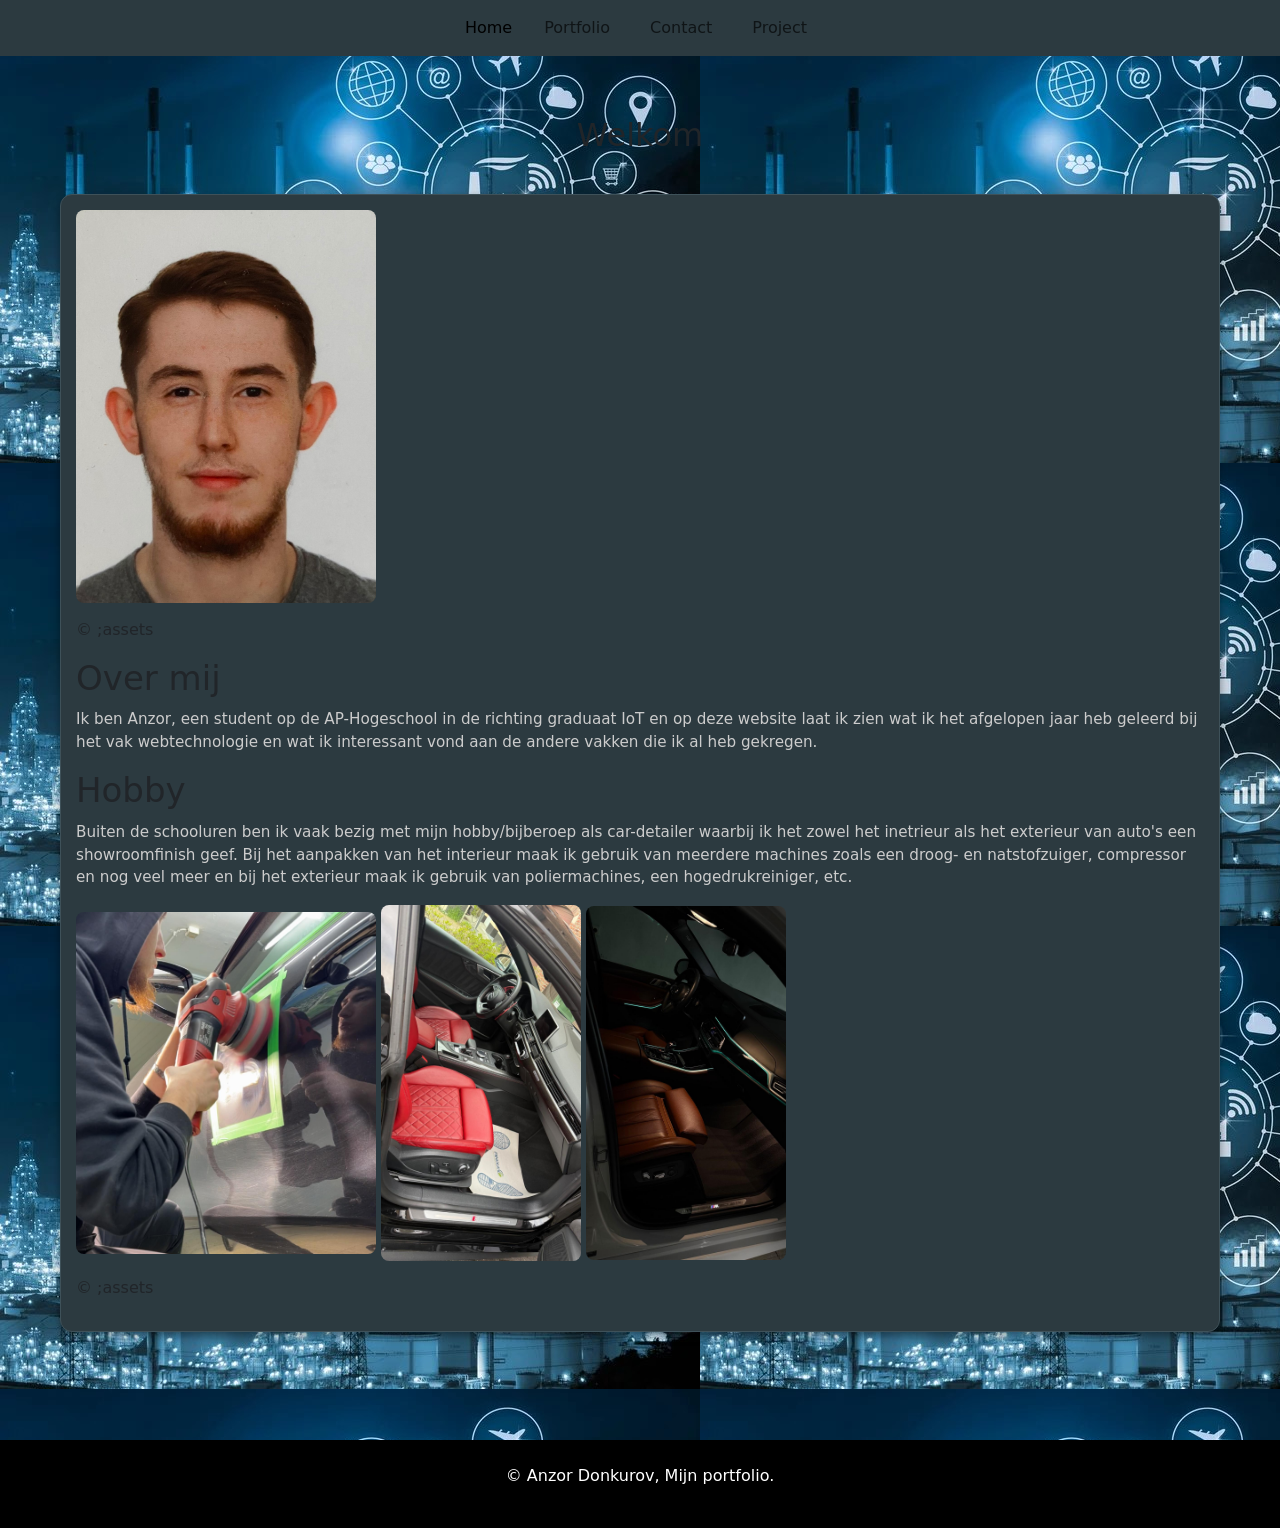
<file: index.html>
<!DOCTYPE html>
<html lang="nl-BE">
<head>
    <meta charset="UTF-8">
    <title>Portfolio Anzor Donkurov</title>
    <link rel="stylesheet" href="./CSS/style.css">
    <link href="https://cdn.jsdelivr.net/npm/bootstrap@5.3.3/dist/css/bootstrap.min.css" rel="stylesheet">
 
</head>
<body>

<!--Navigatie-->
<header>
<nav class="navbar navbar-expand-lg navbar-grey">
        <div class="container-fluid">
            <button class="navbar-toggler" type="button" data-bs-target="|navbarNav">
                <span class="navbar-toggler-icon"></span>
            </button>

            <div class="collapse navbar-collapse" id="navbarNav">
                <ul class="navbar-nav mx-auto mb-2 mb-lg-0">
                    <li class="nav-item mx-1">
                        <a class="nav-link active" aria-current="page" href="./index.html">Home</a>
                    </li>
                    <li class="nav-item mx-1">
                        <a class="nav-link px-3" href="./portfolio.html">Portfolio</a>
                    </li>
                    <li class="nav-item mx-1">
                        <a class="nav-link px-3" href="./contact.html">Contact</a>
                    </li>
                    <li class="nav-item mx-1">
                        <a class="nav-link px-3" href="./project.html">Project</a>
                    </li>

                </ul>
            </div>

        </div>

    </nav>
</header>

<!--Inhoud-->
<main>
    <section class="project-section">
        <header>
            <h2 id="home-title" class="tekst">Welkom</h2>
        </header>
        <article class="project-card">
            <figure>
                <img src="./assets/images/professionele foto.jpg" alt="Anzor foto" style="width:300px; height:auto;">
                <figcaption>&copy ;assets</figcaption>
            </figure>

            <h3 class="tekst">Over mij</h3>
            <p>Ik ben Anzor, een student op de AP-Hogeschool in de richting graduaat IoT en op deze website laat ik zien wat ik het afgelopen jaar heb geleerd bij het vak webtechnologie en wat ik interessant vond aan de andere vakken die ik al heb gekregen.</p>
            <h3 class="tekst">Hobby</h3>
            <p>Buiten de schooluren ben ik vaak bezig met mijn hobby/bijberoep als car-detailer waarbij ik het zowel het inetrieur als het exterieur van auto's een showroomfinish geef. Bij het aanpakken van het interieur maak ik gebruik van meerdere machines zoals een droog- en natstofzuiger, compressor en nog veel meer en bij het exterieur maak ik gebruik van poliermachines, een hogedrukreiniger, etc.</p>
            <figure>
                <img src="./assets/images/WhatsApp Image.jpeg" alt="Foto tijdens het polieren" style="width:300px; height:auto;">
                <img src="./assets/images/WhatsApp Image2.jpeg" alt="Foto van afgewerkt interieur" style="width:200px; height:auto;">
                <img src="assets/images/WhatsApp Image5.jpeg" alt="Foto van afgewerkt interieur" style="width:200px; height:auto;">
                <figcaption>&copy ;assets</figcaption>
            </figure>
        </article>
    </section>
</main>
<footer class="bg-black py-4 mt-5">
  <div class="container text-center">
    <p>&copy; <span id="year"></span>Anzor Donkurov, Mijn portfolio.</p>
  </div>
</footer>
<script src="https://cdn.jsdelivr.net/npm/bootstrap@5.3.3/dist/js/bootstrap.bundle.min.js"></script>
</body>
</html>
</file>
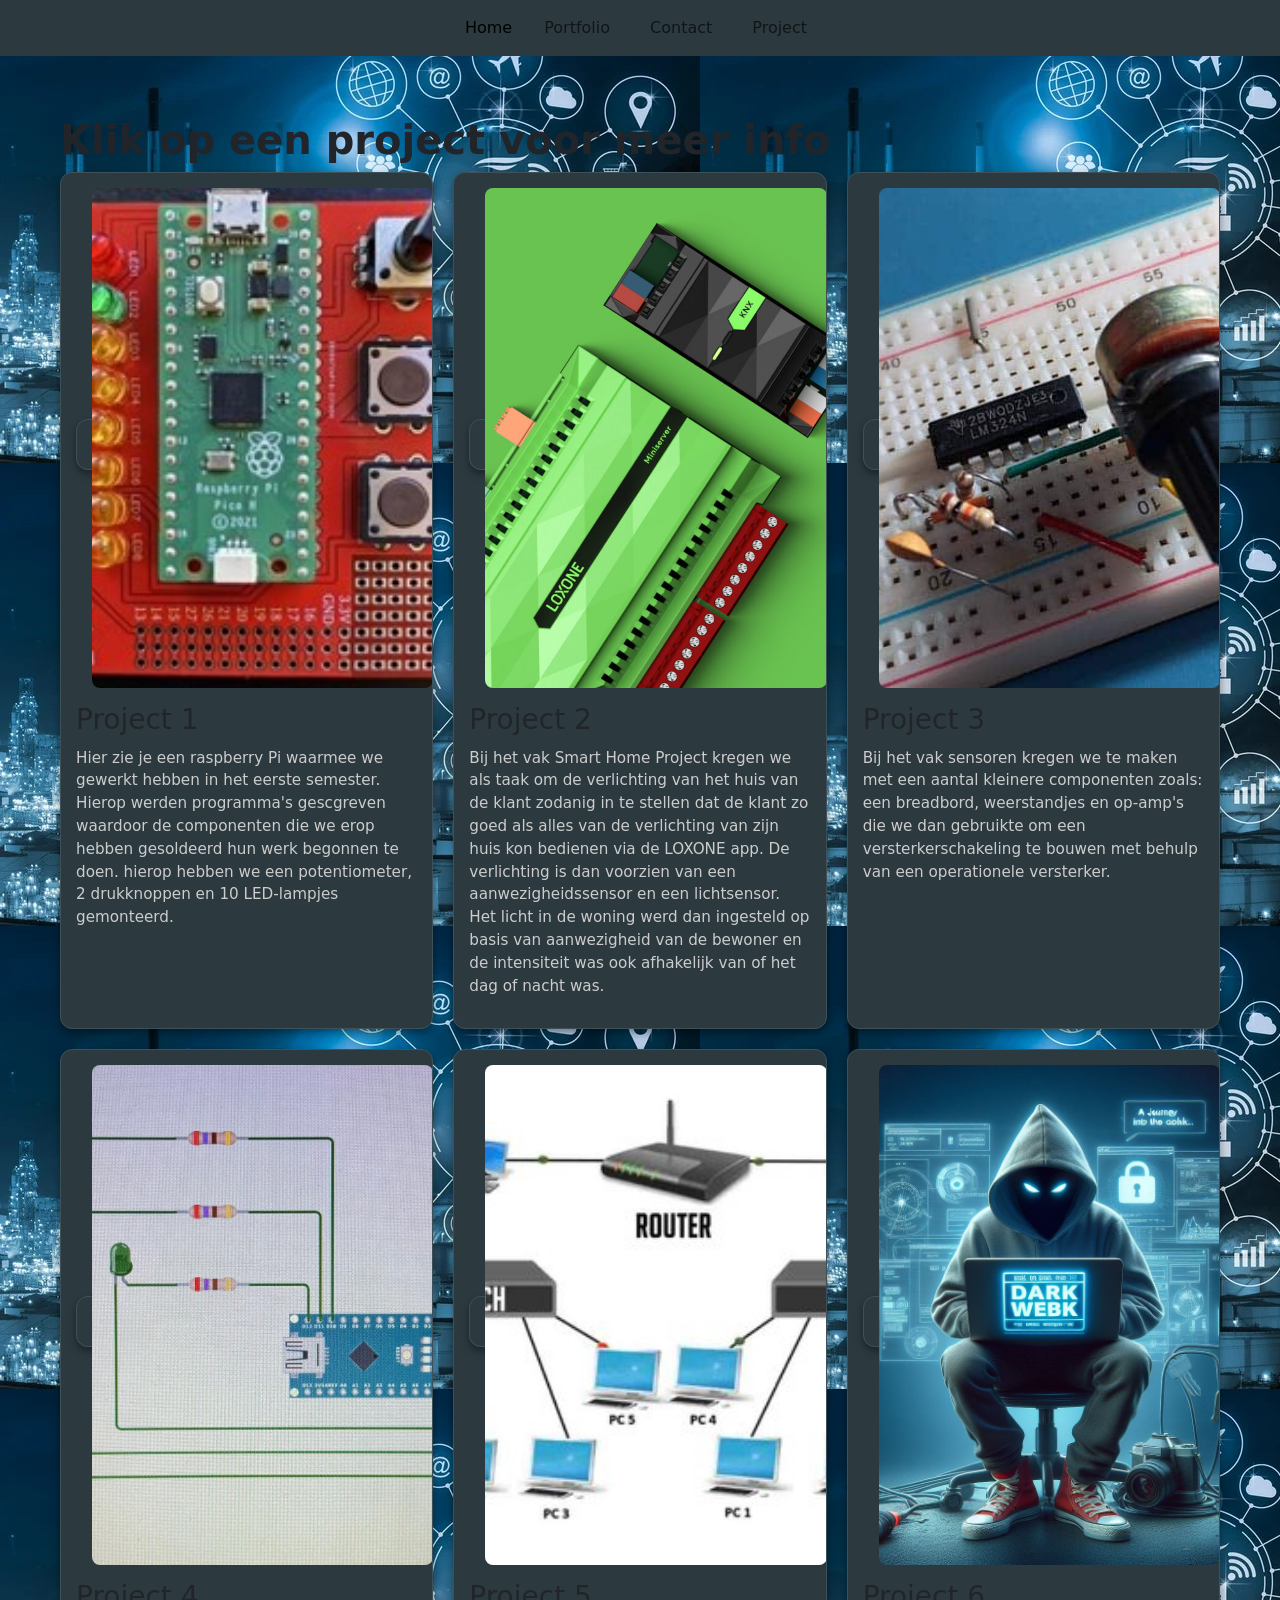
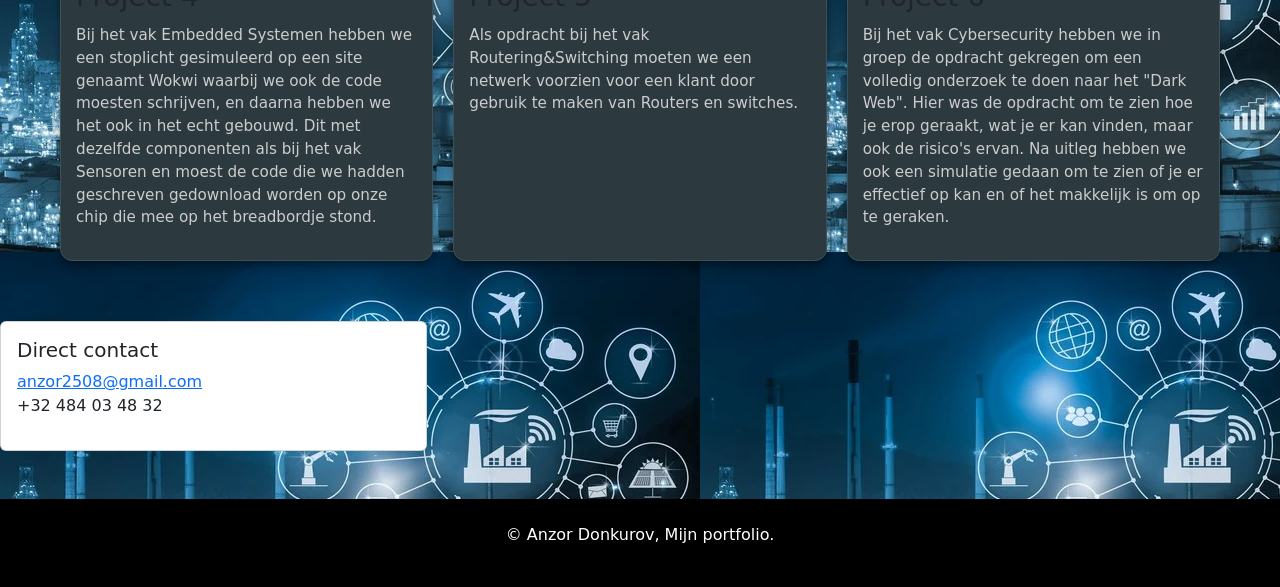
<file: portfolio.html>
<!DOCTYPE html>
<html lang="nl-BE">
<head>
  <meta charset="UTF-8">
  <title>Portfolio Anzor Donkurov</title>
  <link rel="stylesheet" href="./CSS/style.css">
  <link href="https://cdn.jsdelivr.net/npm/bootstrap@5.3.3/dist/css/bootstrap.min.css" rel="stylesheet">
</head>
<body>

<!--Navigatie-->
<header>
<nav class="navbar navbar-expand-lg navbar-grey">
        <div class="container-fluid">
            <button class="navbar-toggler" type="button" data-bs-target="|navbarNav">
                <span class="navbar-toggler-icon"></span>
            </button>

            <div class="collapse navbar-collapse" id="navbarNav">
                <ul class="navbar-nav mx-auto mb-2 mb-lg-0">
                    <li class="nav-item mx-1">
                        <a class="nav-link active" aria-current="page" href="./index.html">Home</a>
                    </li>
                    <li class="nav-item mx-1">
                        <a class="nav-link px-3" href="./portfolio.html">Portfolio</a>
                    </li>
                    <li class="nav-item mx-1">
                        <a class="nav-link px-3" href="./contact.html">Contact</a>
                    </li>
                    <li class="nav-item mx-1">
                        <a class="nav-link px-3" href="./project.html">Project</a>
                    </li>

                </ul>
            </div>

        </div>

    </nav>
</header>

<!--Project section-->
<main>
  <section id="projecten" class="project-section">
    <h1><strong>Klik op een project voor meer info</strong></h1>

    <section class="project-grid">

      <article class="project-card">
        <figure>
          <a href="project1.html" class="project-card">
          <img src="./assets/images/raspberry.jpg" alt="Project 1"></a>
          <figcaption>
            <h3>Project 1</h3>
            <p>Hier zie je een raspberry Pi waarmee we gewerkt hebben in het eerste semester. Hierop werden programma's gescgreven waardoor de componenten die we erop hebben gesoldeerd hun werk begonnen te doen. hierop hebben we een potentiometer, 2 drukknoppen en 10 LED-lampjes gemonteerd.</p>
          </figcaption>
        </figure>
      </article>

      <article class="project-card">
        <figure>
          <a href="project2.html" class="project-card">
          <img src="./assets/images/FS-Header-KNX-Loxone-Mobile-980x817.jpg" alt="Project 2"></a>
          <figcaption>
            <h3>Project 2</h3>
            <p>Bij het vak Smart Home Project kregen we als taak om de verlichting van het huis van de 
              klant zodanig in te stellen dat de klant zo goed als alles van de verlichting van zijn huis kon bedienen via de LOXONE app.
              De verlichting is dan voorzien van een aanwezigheidssensor en een lichtsensor. 
              Het licht in de woning werd dan ingesteld op basis van aanwezigheid van de bewoner en de intensiteit was ook afhakelijk van of het dag of nacht was.
            </p>
          </figcaption>
        </figure>
      </article>

      <article class="project-card">
        <figure>
          <a href="project3.html" class="project-card">
          <img src="./assets/images/LM324-Triangle-Wave-Gen-Breadboard.jpg" alt="Project 3"></a>
          <figcaption>
            <h3>Project 3</h3>
            <p>Bij het vak sensoren kregen we te maken met een aantal kleinere componenten zoals: een breadbord, weerstandjes en op-amp's die we dan gebruikte om een versterkerschakeling te bouwen met behulp van een operationele versterker.</p>
          </figcaption>
        </figure>
      </article>

      <article class="project-card">
        <figure>
          <a href="project4.html" class="project-card">
          <img src="./assets/images/WhatsApp Image6.jpeg" alt="Project 4"></a>
          <figcaption>
            <h3>Project 4</h3>
            <p>Bij het vak Embedded Systemen hebben we een stoplicht gesimuleerd op een site genaamt Wokwi 
              waarbij we ook de code moesten schrijven, en daarna hebben we het ook in het echt gebouwd.
              Dit met dezelfde componenten als bij het vak Sensoren en moest de code die we hadden geschreven 
              gedownload worden op onze chip die mee op het breadbordje stond.</p>
          </figcaption>
        </figure>
      </article>

      <article class="project-card">
        <figure>
          <a href="project5.html" class="project-card">
          <img src="./assets/images/routing-switches-500x500-1.jpg" alt="Project 5"></a>
          <figcaption>
            <h3>Project 5</h3>
            <p>Als opdracht bij het vak Routering&Switching moeten we een netwerk voorzien
              voor een klant door gebruik te maken van Routers en switches.</p>
          </figcaption> 
        </figure>
      </article>

      <article class="project-card">
        <figure>
          <a href="project6.html" class="project-card">
          <img src="./assets/images/1_UCb2MYjjyCQVT1vwQ6VT9A.jpg" alt="Project 6"></a>
          <figcaption>
            <h3>Project 6</h3>
            <p>Bij het vak Cybersecurity hebben we in groep de opdracht gekregen
              om een volledig onderzoek te doen naar het "Dark Web".
              Hier was de opdracht om te zien hoe je erop geraakt, wat je er kan vinden,
              maar ook de risico's ervan. Na uitleg hebben we ook een simulatie gedaan
              om te zien of je er effectief op kan en of het makkelijk is om op te geraken.</p>
          </figcaption>
        </figure>
      </article>

    </section>
  </section>
</main>
  <aside class="col-lg-4">
    <div class="card mb-4">
    <div class="card-body">
      <h1 class="h5">Direct contact</h1>
      <p><i class="bi-bi-envelope"></i> <a href="mailto:anzor2508@gmail.com">anzor2508@gmail.com</a>
        <br>
      +32 484 03 48 32
      </p>

    </div>
    </div>

  </aside>

<footer class="bg-black py-4 mt-5">
  <div class="container text-center">
    <p>&copy; <span id="year"></span>Anzor Donkurov, Mijn portfolio.</p>
  </div>
</footer>
<script src="https://cdn.jsdelivr.net/npm/bootstrap@5.3.3/dist/js/bootstrap.bundle.min.js"></script>
</body>
</html>
</file>
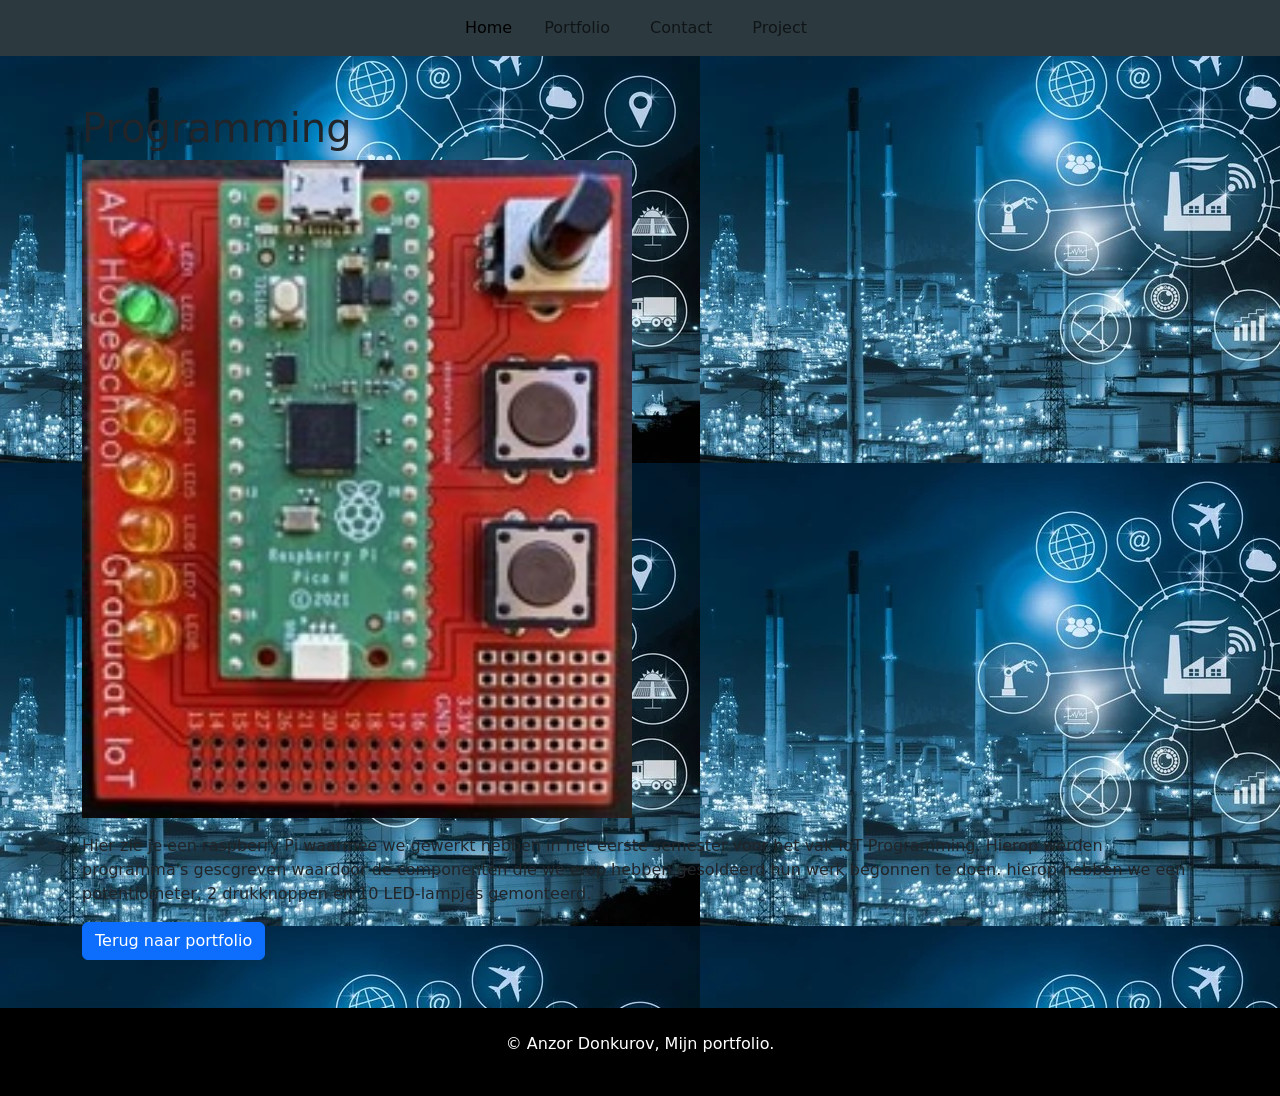
<file: project1.html>
<!DOCTYPE html>
<html lang="nl-BE">
<head>
    <meta charset="UTF-8">
    <meta name="viewport" content="width=device-width, initial-scale=1.0">
    <title>Ptoject-1</title>
    <link rel="stylesheet" href="./CSS/style.css">
    <link href="https://cdn.jsdelivr.net/npm/bootstrap@5.3.3/dist/css/bootstrap.min.css" rel="stylesheet">
</head>
<body>
  
<header>
<nav class="navbar navbar-expand-lg navbar-grey">
        <div class="container-fluid">
            <button class="navbar-toggler" type="button" data-bs-target="|navbarNav">
                <span class="navbar-toggler-icon"></span>
            </button>

            <div class="collapse navbar-collapse" id="navbarNav">
                <ul class="navbar-nav mx-auto mb-2 mb-lg-0">
                    <li class="nav-item mx-1">
                        <a class="nav-link active" aria-current="page" href="./index.html">Home</a>
                    </li>
                    <li class="nav-item mx-1">
                        <a class="nav-link px-3" href="./portfolio.html">Portfolio</a>
                    </li>
                    <li class="nav-item mx-1">
                        <a class="nav-link px-3" href="./contact.html">Contact</a>
                    </li>
                    <li class="nav-item mx-1">
                        <a class="nav-link px-3" href="./project.html">Project</a>
                    </li>

                </ul>
            </div>

        </div>

    </nav>
</header>
    
    <main class="container mt-5">
            <section>
                <h1>Programming</h1>
                <img src="./assets/images/raspberry.jpg" alt="Project 1" class="img-fluid mb-3" width="550" height="500">
                <p class="zwatre-tekst">Hier zie je een raspberry Pi waarmee we gewerkt hebben in het eerste semester voor het vak IoT Programming. Hierop werden programma's gescgreven waardoor de componenten die we erop hebben gesoldeerd hun werk begonnen te doen. hierop hebben we een potentiometer, 2 drukknoppen en 10 LED-lampjes gemonteerd.</p>
                <a href="./portfolio.html" class="btn btn-primary">Terug naar portfolio</a>
            </section>

        </main>

    <footer class="bg-black py-4 mt-5">
  <div class="container text-center">
    <p>&copy; <span id="year"></span>Anzor Donkurov, Mijn portfolio.</p>
  </div>
</footer>
<script src="https://cdn.jsdelivr.net/npm/bootstrap@5.3.3/dist/js/bootstrap.bundle.min.js"></script>
</body>
</html>
</file>
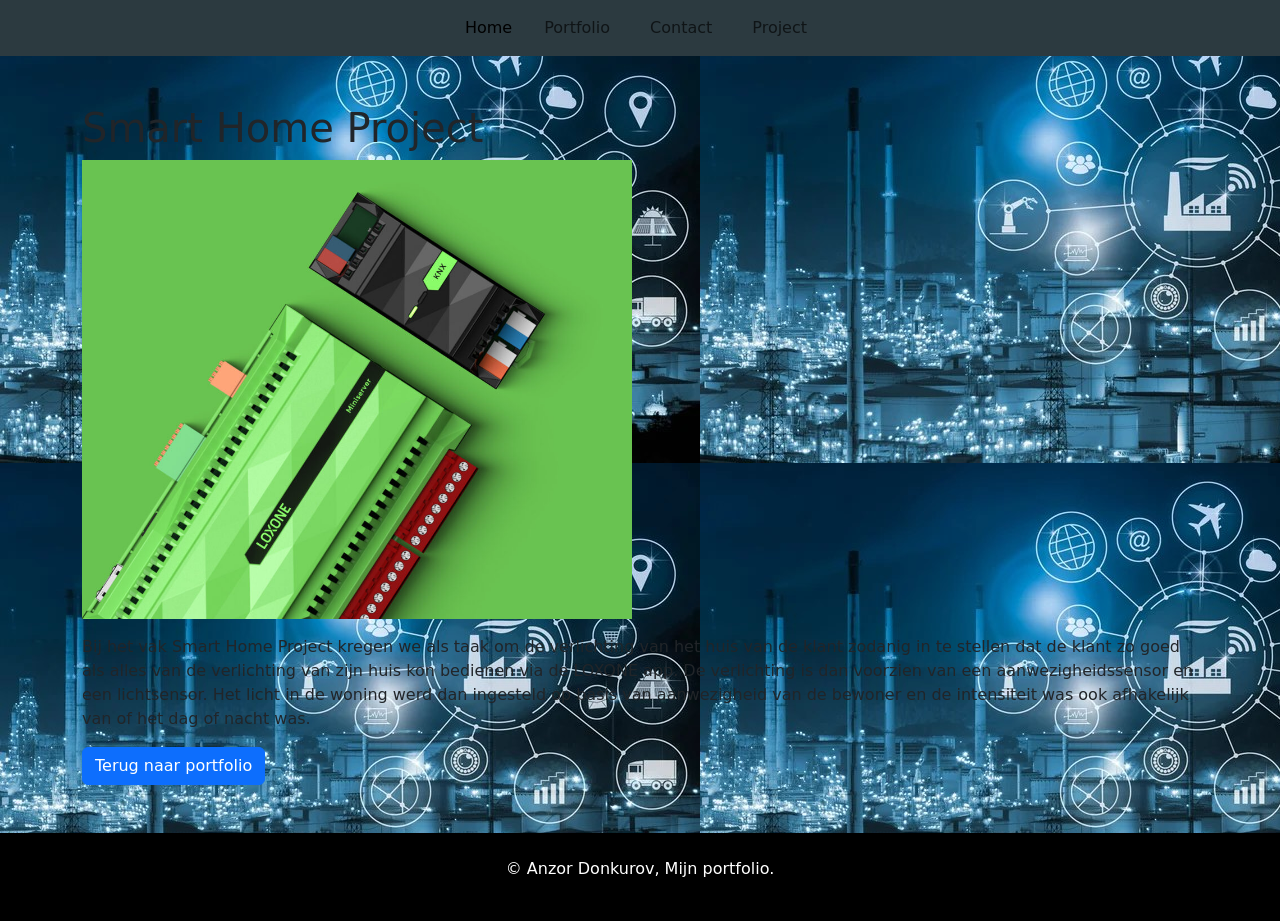
<file: project2.html>
<!DOCTYPE html>
<html lang="nl-BE">
<head>
    <meta charset="UTF-8">
    <meta name="viewport" content="width=device-width, initial-scale=1.0">
    <title>Ptoject-2</title>
    <link rel="stylesheet" href="./CSS/style.css">
    <link href="https://cdn.jsdelivr.net/npm/bootstrap@5.3.3/dist/css/bootstrap.min.css" rel="stylesheet">
</head>
<body>
 <header>
<nav class="navbar navbar-expand-lg navbar-grey">
        <div class="container-fluid">
            <button class="navbar-toggler" type="button" data-bs-target="|navbarNav">
                <span class="navbar-toggler-icon"></span>
            </button>

            <div class="collapse navbar-collapse" id="navbarNav">
                <ul class="navbar-nav mx-auto mb-2 mb-lg-0">
                    <li class="nav-item mx-1">
                        <a class="nav-link active" aria-current="page" href="./index.html">Home</a>
                    </li>
                    <li class="nav-item mx-1">
                        <a class="nav-link px-3" href="./portfolio.html">Portfolio</a>
                    </li>
                    <li class="nav-item mx-1">
                        <a class="nav-link px-3" href="./contact.html">Contact</a>
                    </li>
                    <li class="nav-item mx-1">
                        <a class="nav-link px-3" href="./project.html">Project</a>
                    </li>

                </ul>
            </div>

        </div>

    </nav>
</header>
    
    <main class="container mt-5">
            <section>
                <h1>Smart Home Project</h1>
                <img src="./assets/images/FS-Header-KNX-Loxone-Mobile-980x817.jpg" alt="Project 2" class="img-fluid mb-3" width="550" height="500">
                <p>Bij het vak Smart Home Project kregen we als taak om de verlichting van het huis van de klant zodanig in te stellen dat de klant zo goed als alles van de verlichting van zijn huis kon bedienen via de LOXONE app. De verlichting is dan voorzien van een aanwezigheidssensor en een lichtsensor. Het licht in de woning werd dan ingesteld op basis van aanwezigheid van de bewoner en de intensiteit was ook afhakelijk van of het dag of nacht was.</p>
                <a href="./portfolio.html" class="btn btn-primary">Terug naar portfolio</a>
            </section>

        </main>

    <footer class="bg-black py-4 mt-5">
  <div class="container text-center">
    <p>&copy; <span id="year"></span>Anzor Donkurov, Mijn portfolio.</p>
  </div>
</footer>
<script src="https://cdn.jsdelivr.net/npm/bootstrap@5.3.3/dist/js/bootstrap.bundle.min.js"></script>
</body>
</html>
</file>
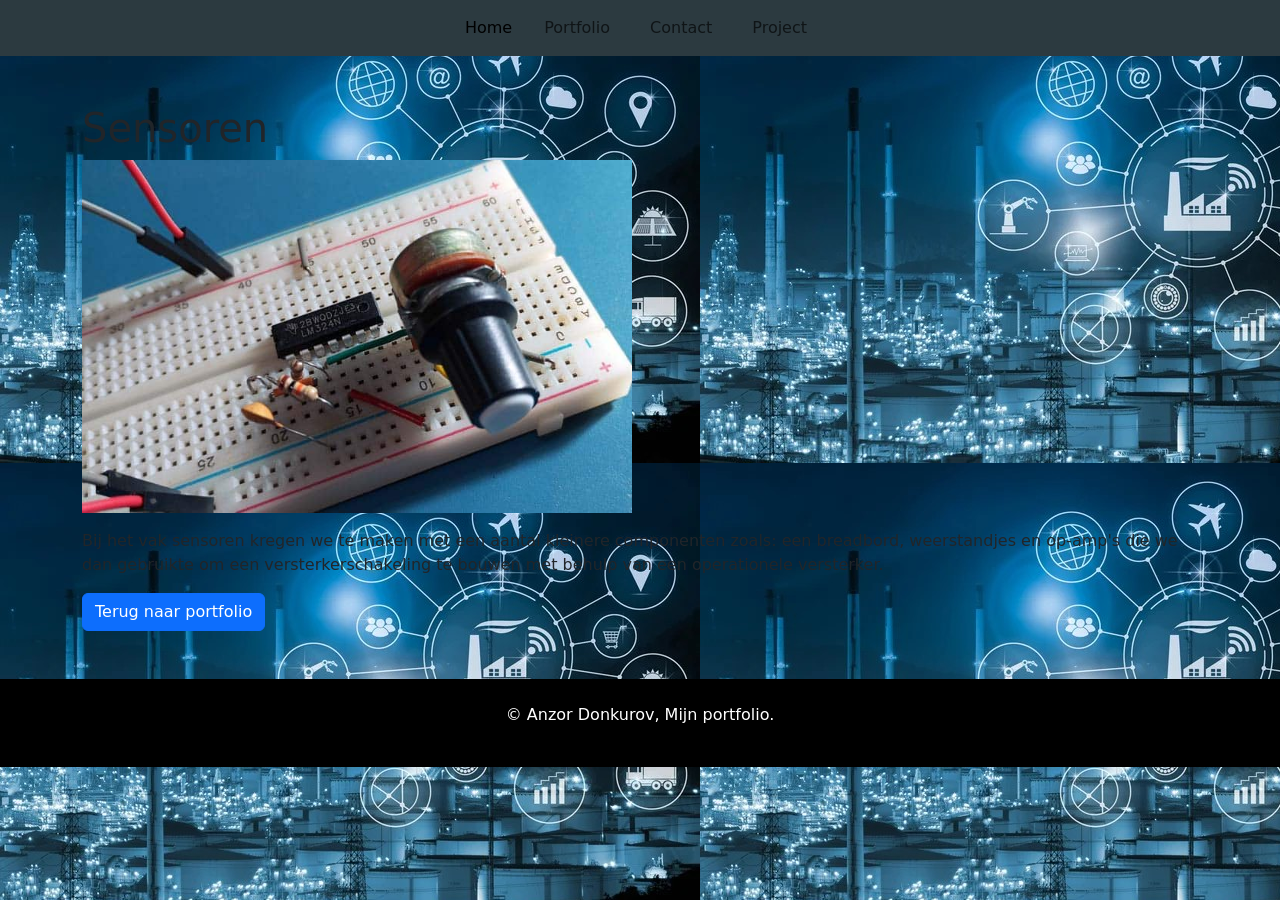
<file: project3.html>
<!DOCTYPE html>
<html lang="nl-BE">
<head>
    <meta charset="UTF-8">
    <meta name="viewport" content="width=device-width, initial-scale=1.0">
    <title>Ptoject-3</title>
    <link rel="stylesheet" href="./CSS/style.css">
    <link href="https://cdn.jsdelivr.net/npm/bootstrap@5.3.3/dist/css/bootstrap.min.css" rel="stylesheet">
</head>
<body>
    <nav class="navbar navbar-expand-lg navbar-grey">
        <div class="container-fluid">
            <button class="navbar-toggler" type="button" data-bs-target="|navbarNav">
                <span class="navbar-toggler-icon"></span>
            </button>

            <div class="collapse navbar-collapse" id="navbarNav">
                <ul class="navbar-nav mx-auto mb-2 mb-lg-0">
                    <li class="nav-item mx-1">
                        <a class="nav-link active" aria-current="page" href="./index.html">Home</a>
                    </li>
                    <li class="nav-item mx-1">
                        <a class="nav-link px-3" href="./portfolio.html">Portfolio</a>
                    </li>
                    <li class="nav-item mx-1">
                        <a class="nav-link px-3" href="./contact.html">Contact</a>
                    </li>
                    <li class="nav-item mx-1">
                        <a class="nav-link px-3" href="./project.html">Project</a>
                    </li>

                </ul>
            </div>

        </div>

    </nav>

    <main class="container mt-5">
            <section>
                <h1>Sensoren</h1>
                <img src="./assets/images/LM324-Triangle-Wave-Gen-Breadboard.jpg" alt="Project 3" class="img-fluid mb-3" width="550" height="500">
                <p>Bij het vak sensoren kregen we te maken met een aantal kleinere componenten zoals: een breadbord, weerstandjes en op-amp's die we dan gebruikte om een versterkerschakeling te bouwen met behulp van een operationele versterker.</p>
                <a href="./portfolio.html" class="btn btn-primary">Terug naar portfolio</a>
            </section>

        </main>
    

    <footer class="bg-black py-4 mt-5">
  <div class="container text-center">
    <p>&copy; <span id="year"></span>Anzor Donkurov, Mijn portfolio.</p>
  </div>
</footer>
<script src="https://cdn.jsdelivr.net/npm/bootstrap@5.3.3/dist/js/bootstrap.bundle.min.js"></script>
</body>
</html>
</file>
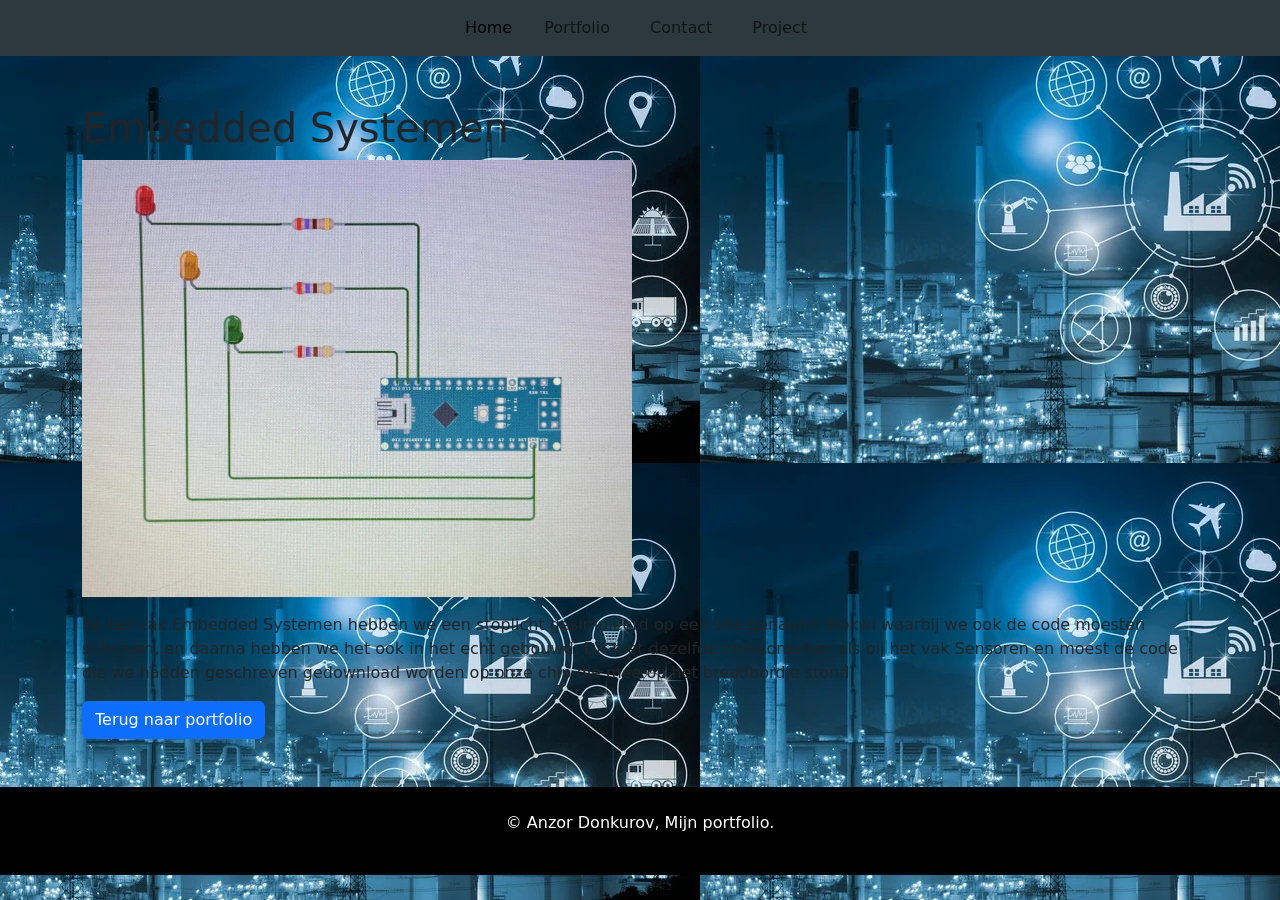
<file: project4.html>
<!DOCTYPE html>
<html lang="nl-BE">
<head>
    <meta charset="UTF-8">
    <meta name="viewport" content="width=device-width, initial-scale=1.0">
    <title>Ptoject-4</title>
    <link rel="stylesheet" href="./CSS/style.css">
    <link href="https://cdn.jsdelivr.net/npm/bootstrap@5.3.3/dist/css/bootstrap.min.css" rel="stylesheet">
</head>
<body>
    <nav class="navbar navbar-expand-lg navbar-grey">
        <div class="container-fluid">
            <button class="navbar-toggler" type="button" data-bs-target="|navbarNav">
                <span class="navbar-toggler-icon"></span>
            </button>

            <div class="collapse navbar-collapse" id="navbarNav">
                <ul class="navbar-nav mx-auto mb-2 mb-lg-0">
                    <li class="nav-item mx-1">
                        <a class="nav-link active" aria-current="page" href="./index.html">Home</a>
                    </li>
                    <li class="nav-item mx-1">
                        <a class="nav-link px-3" href="./portfolio.html">Portfolio</a>
                    </li>
                    <li class="nav-item mx-1">
                        <a class="nav-link px-3" href="./contact.html">Contact</a>
                    </li>
                    <li class="nav-item mx-1">
                        <a class="nav-link px-3" href="./project.html">Project</a>
                    </li>

                </ul>
            </div>

        </div>

    </nav>
    
    <main class="container mt-5">
            <section>
                <h1>Embedded Systemen</h1>
                <img src="./assets/images/WhatsApp Image6.jpeg" alt="Project 4" class="img-fluid mb-3" width="550" height="500">
                <p>Bij het vak Embedded Systemen hebben we een stoplicht gesimuleerd op een site genaamt Wokwi waarbij we ook de code moesten schrijven, en daarna hebben we het ook in het echt gebouwd. Dit met dezelfde componenten als bij het vak Sensoren en moest de code die we hadden geschreven gedownload worden op onze chip die mee op het breadbordje stond.</p>
                <a href="./portfolio.html" class="btn btn-primary">Terug naar portfolio</a>
            </section>

        </main>
    

    <footer class="bg-black py-4 mt-5">
  <div class="container text-center">
    <p>&copy; <span id="year"></span>Anzor Donkurov, Mijn portfolio.</p>
  </div>
</footer>
<script src="https://cdn.jsdelivr.net/npm/bootstrap@5.3.3/dist/js/bootstrap.bundle.min.js"></script>
</body>
</html>
</file>
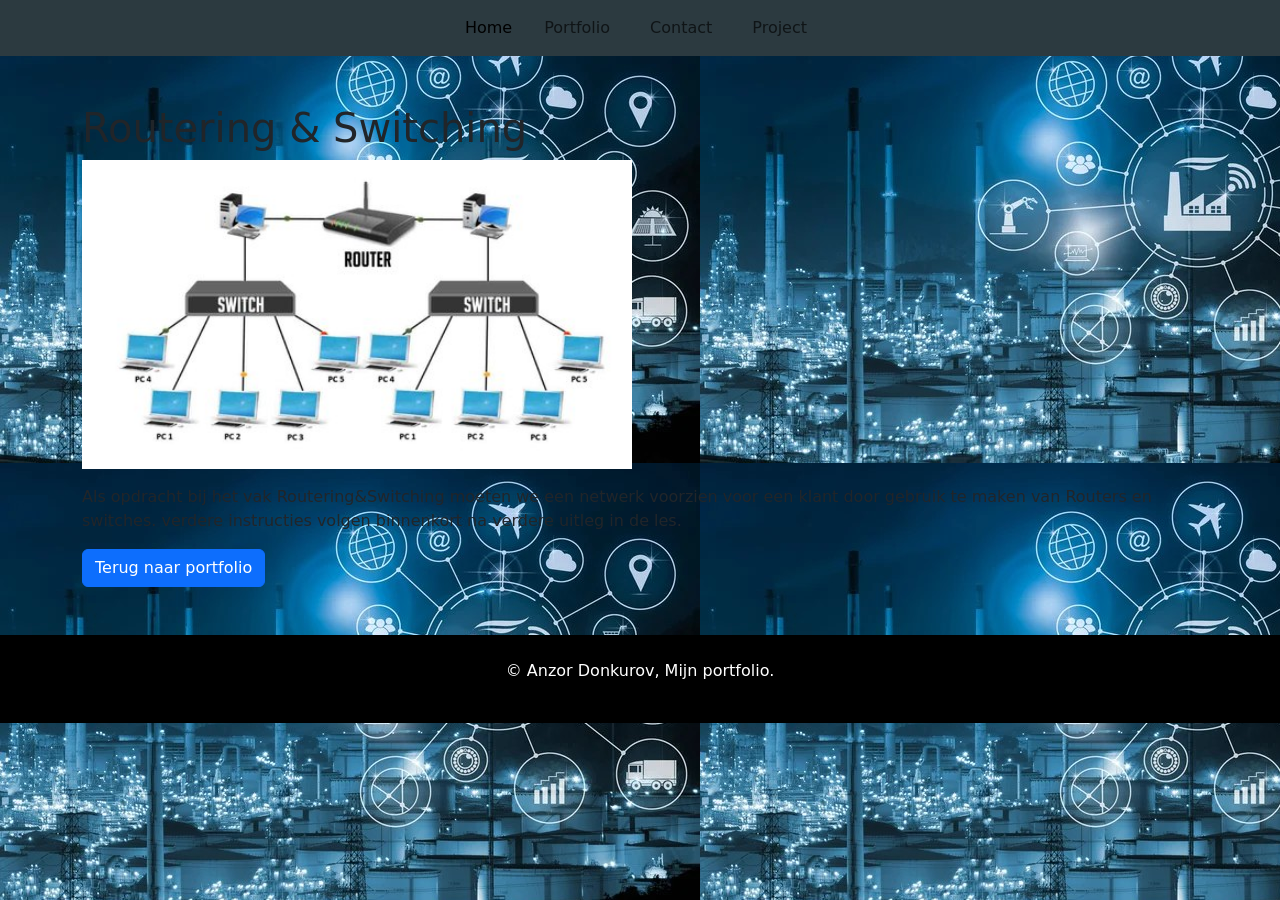
<file: project5.html>
<!DOCTYPE html>
<html lang="nl-BE">
<head>
    <meta charset="UTF-8">
    <meta name="viewport" content="width=device-width, initial-scale=1.0">
    <title>Ptoject-5</title>
    <link rel="stylesheet" href="./CSS/style.css">
    <link href="https://cdn.jsdelivr.net/npm/bootstrap@5.3.3/dist/css/bootstrap.min.css" rel="stylesheet">
</head>
<body>
    <nav class="navbar navbar-expand-lg navbar-grey">
        <div class="container-fluid">
            <button class="navbar-toggler" type="button" data-bs-target="|navbarNav">
                <span class="navbar-toggler-icon"></span>
            </button>

            <div class="collapse navbar-collapse" id="navbarNav">
                <ul class="navbar-nav mx-auto mb-2 mb-lg-0">
                    <li class="nav-item mx-1">
                        <a class="nav-link active" aria-current="page" href="./index.html">Home</a>
                    </li>
                    <li class="nav-item mx-1">
                        <a class="nav-link px-3" href="./portfolio.html">Portfolio</a>
                    </li>
                    <li class="nav-item mx-1">
                        <a class="nav-link px-3" href="./contact.html">Contact</a>
                    </li>
                    <li class="nav-item mx-1">
                        <a class="nav-link px-3" href="./project.html">Project</a>
                    </li>

                </ul>
            </div>

        </div>

    </nav>
    
    <main class="container mt-5">
            <section>
                <h1>Routering & Switching</h1>
                <img src="./assets/images/routing-switches-500x500-1.jpg" alt="Project 5" class="img-fluid mb-3" width="550" height="500">
                <p>Als opdracht bij het vak Routering&Switching moeten we een netwerk voorzien voor een klant door gebruik te maken van Routers en switches. verdere instructies volgen binnenkort na verdere uitleg in de les.</p>
                <a href="./portfolio.html" class="btn btn-primary">Terug naar portfolio</a>
            </section>

        </main>

    <footer class="bg-black py-4 mt-5">
  <div class="container text-center">
    <p>&copy; <span id="year"></span>Anzor Donkurov, Mijn portfolio.</p>
  </div>
</footer>
<script src="https://cdn.jsdelivr.net/npm/bootstrap@5.3.3/dist/js/bootstrap.bundle.min.js"></script>
</body>
</html>
</file>
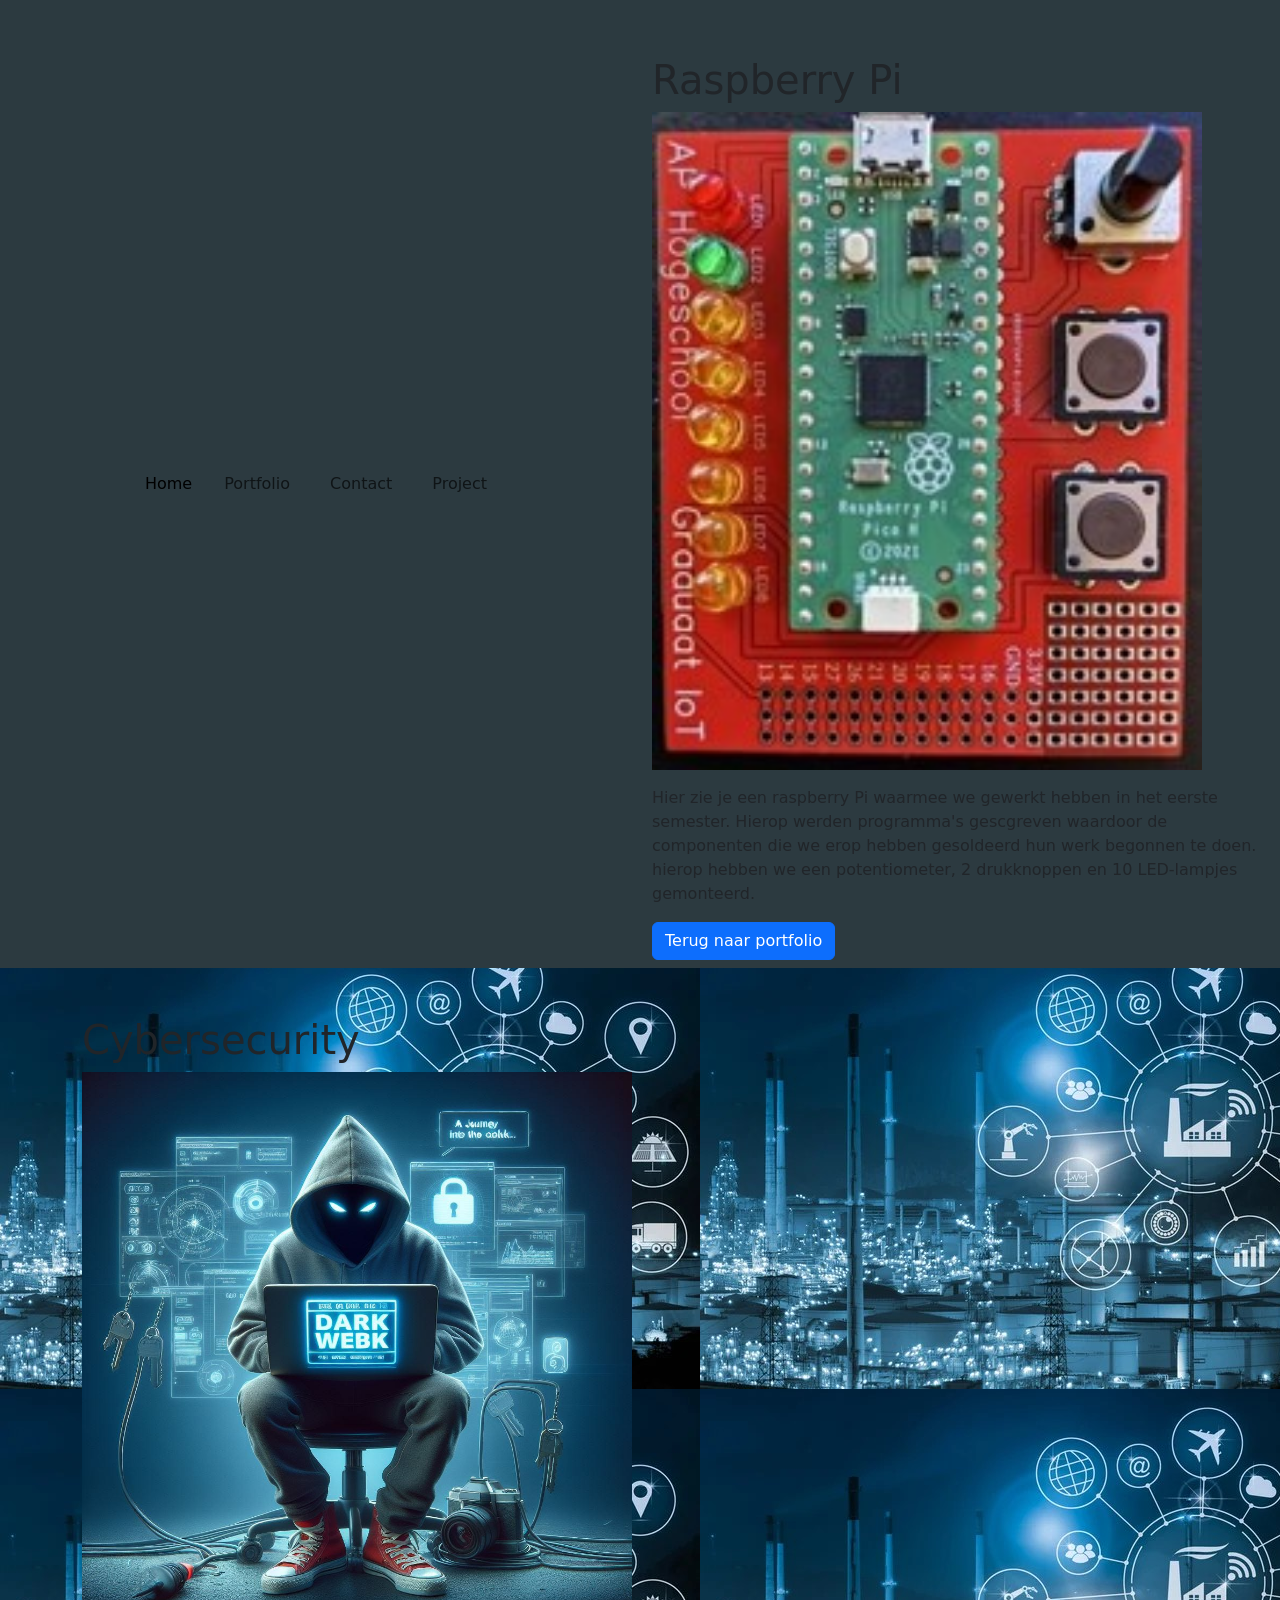
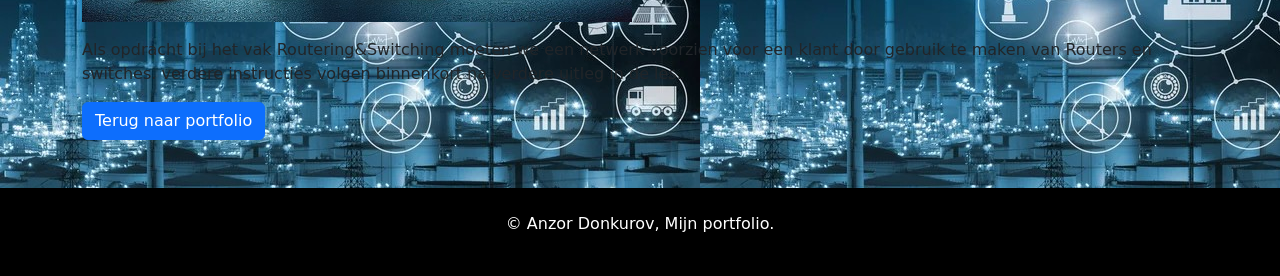
<file: project6.html>
<!DOCTYPE html>
<html lang="nl-BE">
<head>
    <meta charset="UTF-8">
    <meta name="viewport" content="width=device-width, initial-scale=1.0">
    <title>Ptoject-6</title>
    <link rel="stylesheet" href="./CSS/style.css">
    <link href="https://cdn.jsdelivr.net/npm/bootstrap@5.3.3/dist/css/bootstrap.min.css" rel="stylesheet">
</head>
<body>
    <nav class="navbar navbar-expand-lg navbar-grey">
        <div class="container-fluid">
            <button class="navbar-toggler" type="button" data-bs-target="|navbarNav">
                <span class="navbar-toggler-icon"></span>
            </button>

            <div class="collapse navbar-collapse" id="navbarNav">
                <ul class="navbar-nav mx-auto mb-2 mb-lg-0">
                    <li class="nav-item mx-1">
                        <a class="nav-link active" aria-current="page" href="./index.html">Home</a>
                    </li>
                    <li class="nav-item mx-1">
                        <a class="nav-link px-3" href="./portfolio.html">Portfolio</a>
                    </li>
                    <li class="nav-item mx-1">
                        <a class="nav-link px-3" href="./contact.html">Contact</a>
                    </li>
                    <li class="nav-item mx-1">
                        <a class="nav-link px-3" href="./project.html">Project</a>
                    </li>

                </ul>
            </div>

        </div>

        <main class="container mt-5">
            <section>
                <h1>Raspberry Pi</h1>
                <img src="./assets/images/raspberry.jpg" alt="Raspberry Pi" class="img-fluid mb-3" width="550" height="500">
                <p>Hier zie je een raspberry Pi waarmee we gewerkt hebben in het eerste semester. Hierop werden programma's gescgreven waardoor de componenten die we erop hebben gesoldeerd hun werk begonnen te doen. hierop hebben we een potentiometer, 2 drukknoppen en 10 LED-lampjes gemonteerd.</p>
                <a href="./portfolio.html" class="btn btn-primary">Terug naar portfolio</a>
            </section>

        </main>

    </nav>
    
    <main class="container mt-5">
            <section>
                <h1>Cybersecurity</h1>
                <img src="./assets/images/1_UCb2MYjjyCQVT1vwQ6VT9A.jpg" alt="Project 6" class="img-fluid mb-3" width="550" height="500">
                <p>Als opdracht bij het vak Routering&Switching moeten we een netwerk voorzien voor een klant door gebruik te maken van Routers en switches. verdere instructies volgen binnenkort na verdere uitleg in de les.</p>
                <a href="./portfolio.html" class="btn btn-primary">Terug naar portfolio</a>
            </section>

        </main>

    <footer class="bg-black py-4 mt-5">
  <div class="container text-center">
    <p>&copy; <span id="year"></span>Anzor Donkurov, Mijn portfolio.</p>
  </div>
</footer>
<script src="https://cdn.jsdelivr.net/npm/bootstrap@5.3.3/dist/js/bootstrap.bundle.min.js"></script>
</body>
</html>
</file>
<file: CSS/style.css>
body {
    background-image: url(../assets/images/sfeerbeeld\ 2.jpg);
    color: white;
    font-family: Arial, sans-serif;
    margin: 0;
    padding: 0;
}
/*Navigatie*/
nav {
    background-color: #2c3a40;
    padding: 20px 10px;
}
nav ul {
    list-style: none;
    margin: 0;
    padding: 0;
    display: flex;
}
nav ul li {
    margin-right: 20px;
}
/*Tekst in Navigatie*/
nav ul li a {
    color: white;
    text-decoration: none;
    padding: 20px 10px;
}
nav ul li a:hover {
    background-color: #88e8f2;
    border-radius: 5px;
}

.project-section {
    padding: 60px 20px;
    max-width: 1200px;
    margin: auto;
}

.project-section h2 {
    text-align: center;
    color: var(--hover);
    margin-bottom: 40px;
    font-size: 2rem;
}

.project-grid {
    display: grid;
    grid-template-columns: repeat(3, 1fr);
    gap: 20px;
}

.project-card {
    background-color: #2c3a40;
    border: 1px solid #3e5159;
    border-radius: 12px;
    padding: 15px;
    box-shadow: 0 4px 8px rgba(0, 0, 0, 0.4);
    transition: transform 0.3s;
    text-align: left;
    overflow: hidden;
}

.project-card:hover {
    transform: translateY(-5px);
}

.project-card img {
    width: 100%;
    height: 500px;
    object-fit: cover;
    border-radius: 8px;
    margin-bottom: 15px;
}

.project-card h3 {
    color: var(--hover);
    margin-bottom: 10px;
}

.project-card p {
    color: #ccc;
    font-size: 0.95rem;
}

@media (max-width: 600px) {
    .projecten-grid {
        grid-template-columns: 1fr; /* 1 kolom op mobiel */
    }
}

.tekst {
    font-size: 34px;
    color: white;
}

.tekst-project {
    font-size: 20px;
}

.button-contact {
    padding: 12px; 
    background-color: #2c3a40; 
    color: white; 
    border: none; 
    border-radius: 5px; 
    cursor: pointer;
}

.textarea-contact {
    padding: 10px; 
    border-radius: 5px; 
    border: none;
}

.form-contact {
    display: flex; 
    flex-direction: column; 
    gap: 15px; 
    max-width: 600px; 
    margin: auto;
}

.project-h2 {
    text-align: left;
}

footer {
    background-color: black;
    text-align: center;
    color: white;
}

.zwarte-tekst {
    background-color: black;
    color: white
}
</file>
